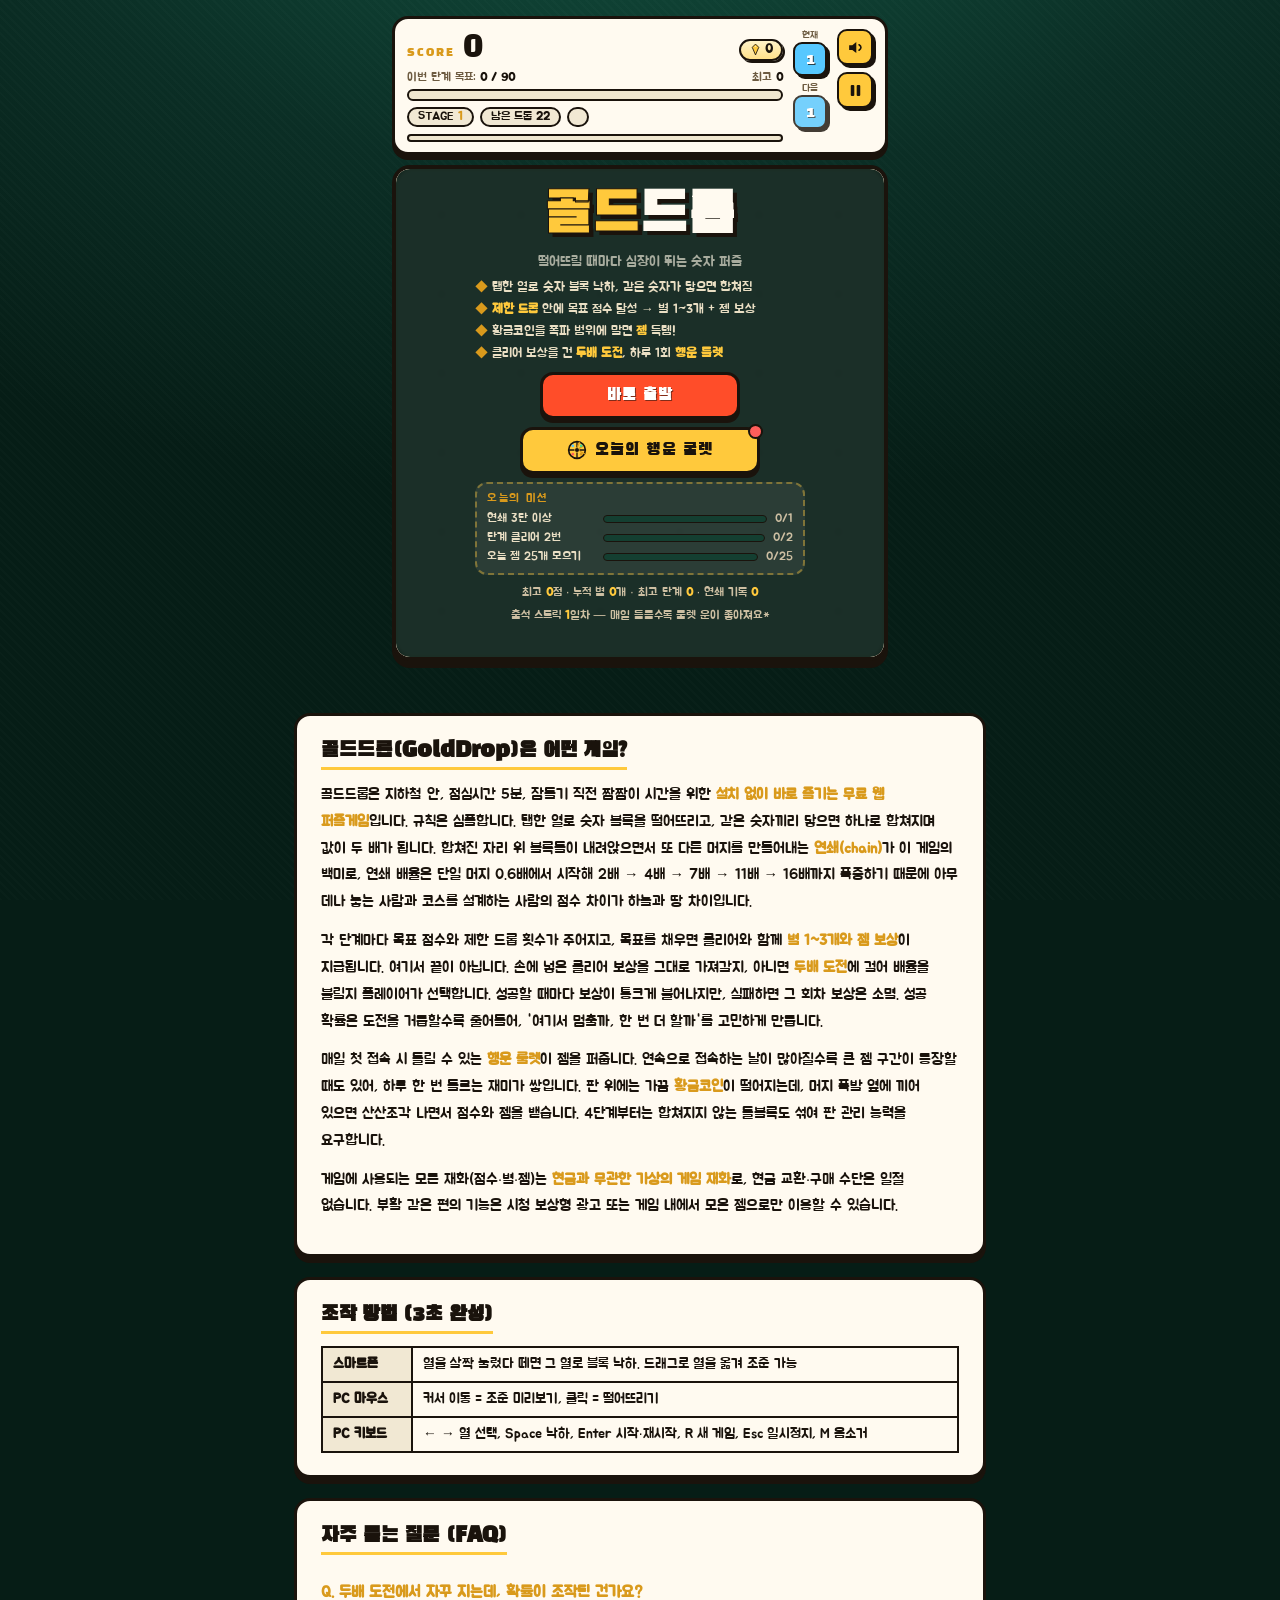
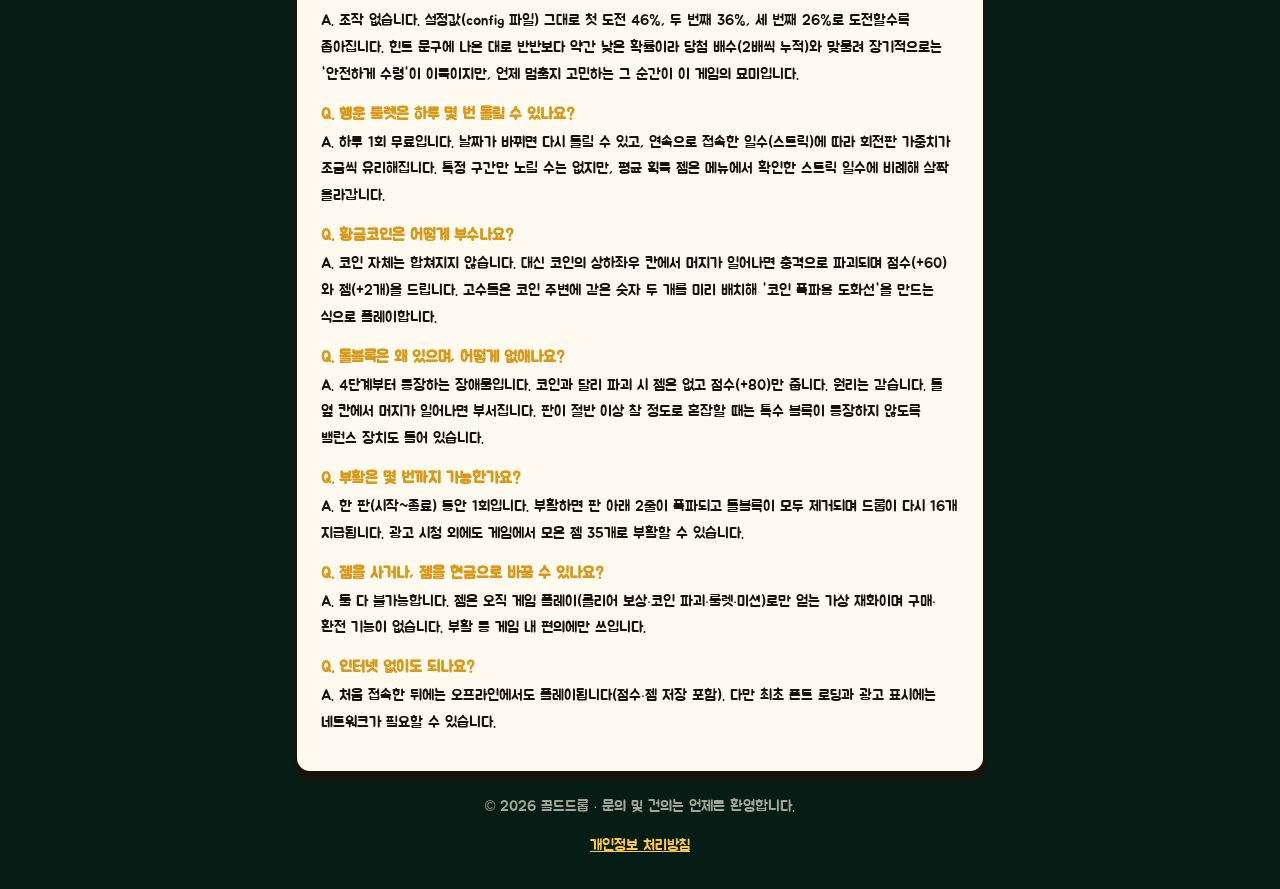
<file: index.html>
<!DOCTYPE html>
<html lang="ko">
<head>
  <meta charset="UTF-8" />
  <meta name="viewport" content="width=device-width, initial-scale=1.0, maximum-scale=1.0, user-scalable=no, viewport-fit=cover" />
  <meta name="theme-color" content="#0b2e25" />
  <meta name="robots" content="index,follow" />

  <!-- ═══ SEO: 검색엔진·애드센스 심사에 중요한 부분입니다 ═══ -->
  <title>골드드롭 | 행운의 숫자 낙하 퍼즐 - 설치 없이 무료 플레이</title>
  <meta name="description" content="블록을 떨어뜨려 연쇄로 터뜨리는 단계 미션 퍼즐! 클리어 보상 두배 도전, 하루 한 번 행운 룰렛, 황금코인 사냥까지. 회원가입·다운로드 없이 브라우저에서 바로 즐기는 무료 웹게임." />
  <meta name="keywords" content="무료게임, 숫자퍼즐, 합치기게임, 미니게임, 킬링타임게임, 웹게임, 공짜게임, 머지게임, 퍼즐게임, 룰렛게임" />

  <!-- 카톡/SNS 공유 시 보이는 미리보기 카드 -->
  <meta property="og:type" content="website" />
  <meta property="og:title" content="골드드롭 - 떨어뜨릴 때마다 심장이 뛰는 숫자 퍼즐" />
  <meta property="og:description" content="떨어뜨리고 · 합치고 · 연쇄폭발! 황금코인을 부수고 보상은 두배 도전으로 불려라." />
  <meta property="og:image" content="./icons/icon-512.png" />
  <meta name="twitter:card" content="summary_large_image" />

  <link rel="icon" type="image/png" href="./icons/favicon.png" />
  <link rel="apple-touch-icon" href="./icons/icon-192.png" />
  <link rel="manifest" href="./manifest.json" />
  <link rel="stylesheet" href="./css/style.css" />

  <!-- 한글 아케이드 폰트 (오프라인 시 기본 서체로 자동 대체됩니다) -->
  <link rel="preconnect" href="https://fonts.googleapis.com" />
  <link rel="preconnect" href="https://fonts.gstatic.com" crossorigin />
  <link href="https://fonts.googleapis.com/css2?family=Black+Han+Sans&family=Jua&display=swap" rel="stylesheet" />

  <meta name="google-adsense-account" content="ca-pub-4578299503262119">
  <script async src="https://pagead2.googlesyndication.com/pagead/js/adsbygoogle.js?client=ca-pub-4578299503262119"
     crossorigin="anonymous"></script>
  
</head>

<body>
  <!-- ───────────────── 상단 배너 광고 자리 ─────────────────
       애드센스 승인 후 [광고 → 단위별 광고 → 디스플레이] 코드를
       아래 div 안(주석 다음 줄)에 그대로 붙여넣으면 됩니다.
       ※ 심사 "전에는 비워두세요". (README.md STEP 4 참고)        -->
  <div class="ad-slot ad-top" aria-label="광고">
    <!-- ▼▼▼ 여기에 상단 광고 단위 코드 붙여넣기 ▼▼▼

         ▲▲▲ 여기까지 ▲▲▲ -->
  </div>

  <main class="game-wrap">
    <!-- ═══ 상단 정보 바 (점수 + 미션 진행바) ═══ -->
    <header class="hud">
      <div class="hud-left">
        <div class="score-main">
          <span class="lbl">SCORE</span><span id="score">0</span>
          <span class="gem-count" title="보유 젬">
            <svg viewBox="0 0 24 24" width="13" height="13" aria-hidden="true"><path d="M12 2l6 6-6 14L6 8z" fill="#ffc93c" stroke="#1a130c" stroke-width="1.6"/><path d="M6 8h12M9.5 5.5L12 8l2.5-2.5" fill="#fff3c9" opacity=".7"/></svg>
            <b id="gemCount">0</b>
          </span>
        </div>
        <div class="mission">
          <div class="mission-head">
            <span>이번 단계 목표: <b id="targetText">0 / 420</b></span>
            <span>최고 <b id="best">0</b></span>
          </div>
          <div class="bar"><div class="bar-fill" id="progressFill"></div></div>
          <div class="pills" style="margin-top:6px;">
            <span class="pill stage">STAGE <b id="stageNum">1</b></span>
            <span class="pill drops">남은 드롭 <b id="dropsLeft">22</b></span>
            <span class="pill fever-pill"><i id="feverTag" hidden>피버!</i></span>
          </div>
        </div>
        <div class="fever-bar" title="피버 게이지"><div id="heatFill"></div></div>
      </div>

      <div class="hud-tiles">
        <div class="chip-wrap"><span class="chip-lbl">현재</span><span class="chip" id="tileCur">1</span></div>
        <div class="chip-wrap"><span class="chip-lbl">다음</span><span class="chip next" id="tileNext">2</span></div>
      </div>

      <nav class="hud-btns">
        <button id="btnSound" aria-label="소리 켜고 끄기">
          <svg viewBox="0 0 24 24" aria-hidden="true">
            <path d="M4 9v6h4l5 4V5L8 9H4z" fill="currentColor"/>
            <path class="snd-wave" d="M16.5 8.5c1.6 1 2.4 2.3 2.4 3.5s-.8 2.5-2.4 3.5" fill="none" stroke="currentColor" stroke-width="2" stroke-linecap="round"/>
            <path class="snd-mute" d="M16.5 9.5l5 5M21.5 9.5l-5 5" fill="none" stroke="currentColor" stroke-width="2.4" stroke-linecap="round" style="display:none"/>
          </svg>
        </button>
        <button id="btnPause" aria-label="일시정지">
          <svg viewBox="0 0 24 24" aria-hidden="true">
            <rect x="6" y="5" width="4.5" height="14" rx="1.4" fill="currentColor"/>
            <rect x="13.5" y="5" width="4.5" height="14" rx="1.4" fill="currentColor"/>
          </svg>
        </button>
      </nav>
    </header>

    <!-- ═══ 게임판 ═══ -->
    <section class="board-area" aria-label="게임 영역">
      <div class="board-frame">
        <canvas id="board"></canvas>

        <!-- 콤보 배너 -->
        <div id="comboBanner" aria-live="polite"></div>

        <!-- 시작 화면 -->
        <div class="overlay show" id="ovMenu">
          <h1 class="logo"><em>골드</em>드롭</h1>
          <p class="tagline">떨어뜨릴 때마다 심장이 뛰는 숫자 퍼즐</p>
          <ul class="rules">
            <li>탭한 열로 숫자 블록 낙하, 같은 숫자가 닿으면 합쳐짐</li>
            <li><b>제한 드롭</b> 안에 목표 점수 달성 → 별 1~3개 + 젬 보상</li>
            <li>황금코인을 폭파 범위에 말면 <b>젬</b> 득템!</li>
            <li>클리어 보상을 건 <b>두배 도전</b>, 하루 1회 <b>행운 룰렛</b></li>
          </ul>
          <button id="btnStart" class="cta hot">바로 출발</button>
          <button id="btnWheelOpen" class="cta wheel-btn">
            <svg viewBox="0 0 24 24" width="20" height="20" aria-hidden="true">
              <circle cx="12" cy="12" r="10" fill="#ffc93c" stroke="#1a130c" stroke-width="2"/>
              <circle cx="12" cy="12" r="2.4" fill="#1a130c"/>
              <path d="M12 2v7M22 12h-7M12 22v-7M2 12h7" stroke="#1a130c" stroke-width="1.6"/>
              <path d="M15 3l-2.2 4.5M19 7.5L15 9.7M21 16.5L16.2 14" stroke="#d99a1c" stroke-width="1.6" stroke-linecap="round"/>
              <circle cx="17" cy="17" r="1.6" fill="#d99a1c"/><circle cx="7" cy="17" r="1.6" fill="#ff5e5b"/>
              <circle cx="7" cy="7" r="1.6" fill="#57c8ff"/><circle cx="17" cy="7" r="1.6" fill="#43d68c"/>
            </svg>
            오늘의 행운 룰렛
            <i class="dot-badge" id="wheelBadge" hidden></i>
          </button>

          <!-- 오늘의 미션 (자동 수령) -->
          <div class="mission-row" id="missionRow">
            <span class="mission-row-title">오늘의 미션</span>
            <div class="mission-chips" id="missionChips"></div>
          </div>

          <p class="mini stats-line">
            최고 <b id="menuBest">0</b>점 · 누적 별 <b id="menuStars">0</b>개 · 최고 단계 <b id="menuStage">0</b> · 연쇄 기록 <b id="menuChain">0</b>
          </p>
          <p class="mini access-note">출석 스트릭 <b id="streakDays">1</b>일차 — 매일 들를수록 룰렛 운이 좋아져요*</p>
        </div>

        <!-- 일시정지 화면 -->
        <div class="overlay" id="ovPause">
          <h2>잠깐 쉬어가기</h2>
          <button id="btnResume" class="cta">계속하기</button>
          <div class="row">
            <button id="btnQuit" class="ghost">새 게임</button>
            <button id="btnMenuPause" class="ghost">메뉴로</button>
          </div>
          <button id="btnSoundP" class="ghost" aria-label="소리 켜고 끄기" style="display:inline-flex;align-items:center;gap:7px;">
            <svg viewBox="0 0 24 24" width="18" height="18" aria-hidden="true">
              <path d="M4 9v6h4l5 4V5L8 9H4z" fill="currentColor"/>
              <path class="snd-wave" d="M16.5 8.5c1.6 1 2.4 2.3 2.4 3.5s-.8 2.5-2.4 3.5" fill="none" stroke="currentColor" stroke-width="2" stroke-linecap="round"/>
              <path class="snd-mute" d="M16.5 9.5l5 5M21.5 9.5l-5 5" fill="none" stroke="currentColor" stroke-width="2.4" stroke-linecap="round" style="display:none"/>
            </svg>
            <span>소리 켜고 끄기</span>
          </button>
        </div>

        <!-- 단계 클리어 화면 (+ 두배 도전) -->
        <div class="overlay" id="ovClear">
          <h2 id="clearTitle">STAGE 1 클리어!</h2>
          <div class="stars-row" aria-hidden="true">
            <svg class="star-big" id="cs1" viewBox="0 0 24 24"><path d="M12 2l2.9 6.2 6.6.8-4.9 4.6 1.3 6.6L12 17l-5.9 3.2 1.3-6.6L2.5 9l6.6-.8z" fill="#ffc93c" stroke="#1a130c" stroke-width="1.6"/></svg>
            <svg class="star-big" id="cs2" viewBox="0 0 24 24"><path d="M12 2l2.9 6.2 6.6.8-4.9 4.6 1.3 6.6L12 17l-5.9 3.2 1.3-6.6L2.5 9l6.6-.8z" fill="#ffc93c" stroke="#1a130c" stroke-width="1.6"/></svg>
            <svg class="star-big" id="cs3" viewBox="0 0 24 24"><path d="M12 2l2.9 6.2 6.6.8-4.9 4.6 1.3 6.6L12 17l-5.9 3.2 1.3-6.6L2.5 9l6.6-.8z" fill="#ffc93c" stroke="#1a130c" stroke-width="1.6"/></svg>
          </div>
          <div class="clear-info">
            <span id="clearBonus">클리어 보상 준비 중...</span><br/>
            <b id="nextTarget"></b>
          </div>

          <!-- ── 두배 도전 패널 ── -->
          <div class="du-panel" id="duPanel">
            <p class="du-q" id="duQuestion">이번 클리어 보상 <b>0젬</b>. 그대로 가져갈까요?</p>
            <div class="du-board-wrap">
              <div class="du-pointer" id="duPointer"></div>
              <div class="du-dial" id="duDial">
                <div class="du-hub"><span id="duHubTxt">?</span></div>
              </div>
            </div>
            <p class="du-result" id="duResult" hidden></p>
            <div class="row" id="duBtns">
              <button id="btnDuSafe" class="cta cool">안전하게 수령</button>
              <button id="btnDuGo" class="cta hot">두배 도전!</button>
            </div>
            <p class="mini" id="duHint">도전 성공 시 보상 2배(기회 3번까지). 실패하면 이번 보상만 사라져요.</p>
          </div>

          <button id="btnNext" class="cta cool">다음 단계</button>
        </div>

        <!-- 게임오버 화면 (+ 보석 상자) -->
        <div class="overlay" id="ovOver">
          <h2>이번 판 종료!</h2>
          <span id="newBestBadge">신기록 달성!</span>
          <p class="over-note" id="overReason"></p>
          <div class="result">
            <div><span class="lbl">이번 점수</span><b id="finalScore">0</b></div>
            <div><span class="lbl">최고 기록</span><b id="finalBest">0</b></div>
            <div><span class="lbl">도달 단계</span><b id="finalStage">1</b></div>
            <div><span class="lbl">최고 연쇄</span><b id="finalChain">0</b></div>
          </div>

          <!-- ── 마감 보석 상자 ── -->
          <div class="chest-zone" id="chestZone">
            <p class="chest-title">마감 선물 — 비밀 상자를 열어보세요</p>
            <div class="chest-cards" id="chestCards">
              <div class="chest-card"><div class="cc-back">?</div><div class="cc-face"></div></div>
              <div class="chest-card"><div class="cc-back">?</div><div class="cc-face"></div></div>
              <div class="chest-card"><div class="cc-back">?</div><div class="cc-face"></div></div>
            </div>
            <p class="chest-result" id="chestResult">&nbsp;</p>
            <button id="btnChestMore" class="cta rewarded" style="display:none;">광고 보고 상자 한 번 더</button>
          </div>

          <button id="btnRevive" class="cta rewarded">광고 보고 무료 부활</button>
          <button id="btnReviveGem" class="cta gem-revive" style="display:none;"></button>
          <button id="btnAgain" class="cta hot">다시 도전</button>
          <div class="row">
            <button id="btnMenuFromOver" class="ghost">메뉴로</button>
          </div>
        </div>
      </div>
    </section>

    <noscript>
      <p style="text-align:center;padding:16px;color:#f4ecdd;">
        이 게임은 JavaScript를 사용합니다. 브라우저 설정에서 JavaScript를 허용해 주세요.
      </p>
    </noscript>
  </main>

  <!-- ───────────────── 하단 배너 광고 자리 ───────────────── -->
  <div class="ad-slot ad-bottom" aria-label="광고">
    <!-- ▼▼▼ 여기에 하단 광고 단위 코드 붙여넣기 ▼▼▼

         ▲▲▲ 여기까지 ▲▲▲ -->
  </div>

  <!-- ╔══════════════════════════════════════════════════╗
       ║ 스폰서 화면 (전면광고가 실제로 들어오는 자리)        ║
       ║ 아래 adRealBox 에 [전면형 디스플레이 광고 단위] 코드를 ║
       ║ 붙여넣으면 실제 광고가 표시됩니다.                    ║
       ╚══════════════════════════════════════════════════╝ -->
  <div class="ad-overlay" id="ovAd" aria-label="광고">
    <div class="ad-panel">
      <div class="ad-tag">AD · SPONSORED</div>
      <div class="ad-body" id="adRealBox">
        <!-- ▼▼▼ 전면형 광고 단위 코드 붙여넣기 ▼▼▼

             ▲▲▲ 여기까지 ▲▲▲ -->
      </div>
      <div class="ad-body" id="adTestPanel" style="display:none;">
        <div class="ad-test-inner">
          <strong>스폰서 화면</strong><br/>
          광고 코드를 넣으면 이 자리에 표시됩니다<br/>
          <small>(설정 방법은 README 문서 참고)</small>
        </div>
      </div>
      <button class="ghost ad-close" disabled>닫기</button>
    </div>
  </div>

  <!-- ╔══════════════════════════════════════════════════╗
       ║ 시청 보상형 광고 오버레이 - 부활/상자 재도전용       ║
       ║ 실서비스: window.MDRewarded 어댑터 또는               ║
       ║ H5 Games Ads 리워드 유닛 연결 (README 참고)          ║
       ╚══════════════════════════════════════════════════╝ -->
  <div class="ad-overlay" id="ovReward" aria-label="광고">
    <div class="ad-panel">
      <div class="ad-tag">AD · REWARDED</div>
      <div class="ad-body" id="adRewardBox">
        <!-- ▼▼▼ 리워드형 광고 단위 코드(H5 Games Ads 등) ▼▼▼

             ▲▲▲ 여기까지 ▲▲▲ -->
        <div class="ad-test-inner" style="border-style:solid;">
          <div class="spin"></div>
          광고 로딩 중...
        </div>
      </div>
      <p class="mini" id="rewardStatus" style="padding:0 14px;">광고를 시청하면 보상을 받습니다.</p>
      <button class="cta rewarded ad-close-btn" id="btnClaimReward" style="display:none;">보상 받기</button>
    </div>
  </div>

  <!-- ═══ 오늘의 행운 룰렛 ═══ -->
  <div class="wheel-overlay" id="ovWheel">
    <div class="wheel-panel">
      <h2 class="wheel-title">오늘의 행운 룰렛</h2>
      <p class="wheel-streak" id="wheelStreak">연속 출석 1일차 · 남은 기회 확인 중...</p>
      <div class="wheel-stage">
        <div class="wheel-pointer-tri" id="wheelTri"></div>
        <canvas id="wheelCanvas" width="300" height="300"></canvas>
        <div class="wheel-center-gem">
          <svg viewBox="0 0 24 24" width="26" height="26"><path d="M12 2l6 6-6 14L6 8z" fill="#ffc93c" stroke="#1a130c" stroke-width="1.8"/></svg>
        </div>
      </div>
      <p class="wheel-result" id="wheelResult">버튼을 누르면 돌아갑니다!</p>
      <button id="btnSpin" class="cta hot">룰렛 돌리기</button>
      <button id="btnWheelClose" class="ghost">닫기</button>
    </div>
  </div>

  <!-- ═══════════════════ SEO용 소개/이용법/FAQ ═══════════════════ -->
  <article class="content">
    <section>
      <h2>골드드롭(GoldDrop)은 어떤 게임?</h2>
      <p>
        골드드롭은 지하철 안, 점심시간 5분, 잠들기 직전 짬짬이 시간을 위한
        <strong>설치 없이 바로 즐기는 무료 웹 퍼즐게임</strong>입니다. 규칙은 심플합니다.
        탭한 열로 숫자 블록을 떨어뜨리고, 같은 숫자끼리 닿으면 하나로 합쳐지며 값이 두 배가 됩니다.
        합쳐진 자리 위 블록들이 내려앉으면서 또 다른 머지를 만들어내는 <strong>연쇄(chain)</strong>가
        이 게임의 백미로, 연쇄 배율은 단일 머지 0.6배에서 시작해 2배 → 4배 → 7배 → 11배 → 16배까지
        폭증하기 때문에 아무 데나 놓는 사람과 코스를 설계하는 사람의 점수 차이가 하늘과 땅 차이입니다.
      </p>
      <p>
        각 단계마다 목표 점수와 제한 드롭 횟수가 주어지고, 목표를 채우면 클리어와 함께
        <strong>별 1~3개와 젬 보상</strong>이 지급됩니다. 여기서 끝이 아닙니다. 손에 넣은 클리어 보상을
        그대로 가져갈지, 아니면 <strong>두배 도전</strong>에 걸어 배율을 불릴지 플레이어가 선택합니다.
        성공할 때마다 보상이 통크게 불어나지만, 실패하면 그 회차 보상은 소멸. 성공 확률은 도전을
        거듭할수록 줄어들어, '여기서 멈출까, 한 번 더 할까'를 고민하게 만듭니다.
      </p>
      <p>
        매일 첫 접속 시 돌릴 수 있는 <strong>행운 룰렛</strong>이 젬을 퍼줍니다. 연속으로 접속하는
        날이 많아질수록 큰 젬 구간이 등장할 때도 있어, 하루 한 번 들르는 재미가 쌓입니다. 판 위에는
        가끔 <strong>황금코인</strong>이 떨어지는데, 머지 폭발 옆에 끼어 있으면 산산조각 나면서 점수와
        젬을 뱉습니다. 4단계부터는 합쳐지지 않는 돌블록도 섞여 판 관리 능력을 요구합니다.
      </p>
      <p>
        게임에 사용되는 모든 재화(점수·별·젬)는 <strong>현금과 무관한 가상의 게임 재화</strong>로,
        현금 교환·구매 수단은 일절 없습니다. 부활 같은 편의 기능은 시청 보상형 광고 또는 게임 내에서
        모은 젬으로만 이용할 수 있습니다.
      </p>
    </section>

    <!-- ── 인아티클 광고 자리 (심사 통과 후 코드 붙여넣기) ──
    <div class="ad-slot ad-inarticle">
      ▼▼▼ 인아티클(기사 내 삽입) 광고 단위 코드 ▼▼▼
    </div>
    -->

    <section>
      <h2>조작 방법 (3초 완성)</h2>
      <table>
        <tr><th>스마트폰</th><td>열을 살짝 눌렀다 떼면 그 열로 블록 낙하. 드래그로 열을 옮겨 조준 가능</td></tr>
        <tr><th>PC 마우스</th><td>커서 이동 = 조준 미리보기, 클릭 = 떨어뜨리기</td></tr>
        <tr><th>PC 키보드</th><td>← → 열 선택, Space 낙하, Enter 시작·재시작, R 새 게임, Esc 일시정지, M 음소거</td></tr>
      </table>
    </section>

    <section>
      <h2>자주 묻는 질문 (FAQ)</h2>
      <h3>Q. 두배 도전에서 자꾸 지는데, 확률이 조작된 건가요?</h3>
      <p>A. 조작 없습니다. 설정값(config 파일) 그대로 첫 도전 46%, 두 번째 36%, 세 번째 26%로
      도전할수록 좁아집니다. 힌트 문구에 나온 대로 반반보다 약간 낮은 확률이라 당첨 배수(2배씩 누적)와
      맞물려 장기적으로는 '안전하게 수령'이 이득이지만, 언제 멈출지 고민하는 그 순간이 이 게임의 묘미입니다.</p>
      <h3>Q. 행운 룰렛은 하루 몇 번 돌릴 수 있나요?</h3>
      <p>A. 하루 1회 무료입니다. 날짜가 바뀌면 다시 돌릴 수 있고, 연속으로 접속한 일수(스트릭)에 따라
      회전판 가중치가 조금씩 유리해집니다. 특정 구간만 노릴 수는 없지만, 평균 획득 젬은 메뉴에서 확인한
      스트릭 일수에 비례해 살짝 올라갑니다.</p>
      <h3>Q. 황금코인은 어떻게 부수나요?</h3>
      <p>A. 코인 자체는 합쳐지지 않습니다. 대신 코인의 상하좌우 칸에서 머지가 일어나면 충격으로 파괴되며
      점수(+60)와 젬(+2개)을 드립니다. 고수들은 코인 주변에 같은 숫자 두 개를 미리 배치해 '코인 폭파용
      도화선'을 만드는 식으로 플레이합니다.</p>
      <h3>Q. 돌블록은 왜 있으며, 어떻게 없애나요?</h3>
      <p>A. 4단계부터 등장하는 장애물입니다. 코인과 달리 파괴 시 젬은 없고 점수(+80)만 줍니다. 원리는
      같습니다. 돌 옆 칸에서 머지가 일어나면 부서집니다. 판이 절반 이상 찰 정도로 혼잡할 때는 특수
      블록이 등장하지 않도록 밸런스 장치도 들어 있습니다.</p>
      <h3>Q. 부활은 몇 번까지 가능한가요?</h3>
      <p>A. 한 판(시작~종료) 동안 1회입니다. 부활하면 판 아래 2줄이 폭파되고 돌블록이 모두 제거되며
      드롭이 다시 16개 지급됩니다. 광고 시청 외에도 게임에서 모은 젬 35개로 부활할 수 있습니다.</p>
      <h3>Q. 젬을 사거나, 젬을 현금으로 바꿀 수 있나요?</h3>
      <p>A. 둘 다 불가능합니다. 젬은 오직 게임 플레이(클리어 보상·코인 파괴·룰렛·미션)로만 얻는 가상
      재화이며 구매·환전 기능이 없습니다. 부활 등 게임 내 편의에만 쓰입니다.</p>
      <h3>Q. 인터넷 없이도 되나요?</h3>
      <p>A. 처음 접속한 뒤에는 오프라인에서도 플레이됩니다(점수·젬 저장 포함). 다만 최초 폰트 로딩과
      광고 표시에는 네트워크가 필요할 수 있습니다.</p>
    </section>

    <footer class="site-footer">
      <p>© 2026 골드드롭 · 문의 및 건의는 언제든 환영합니다.</p>
      <p><a href="./privacy.html">개인정보 처리방침</a></p>
    </footer>
  </article>

  <!-- 게임 유형 정보 (검색엔진 구조화 데이터) -->
  <script type="application/ld+json">
  {
    "@context": "https://schema.org",
    "@type": "VideoGame",
    "name": "골드드롭",
    "description": "블록을 떨어뜨려 합치는 단계 미션 방식 무료 웹 퍼즐 게임",
    "genre": ["Puzzle", "Casual"],
    "gamePlatform": ["Web Browser", "Mobile Browser"],
    "playMode": "SinglePlayer",
    "offers": { "@type": "Offer", "price": "0", "priceCurrency": "KRW" }
  }
  </script>

  <!-- 로딩 순서 중요: config → audio → economy → board → renderer → main -->
  <script src="./js/config.js"></script>
  <script src="./js/audio.js"></script>
  <script src="./js/economy.js"></script>
  <script src="./js/board.js"></script>
  <script src="./js/renderer.js"></script>
  <script src="./js/main.js"></script>
</body>
</html>
</file>
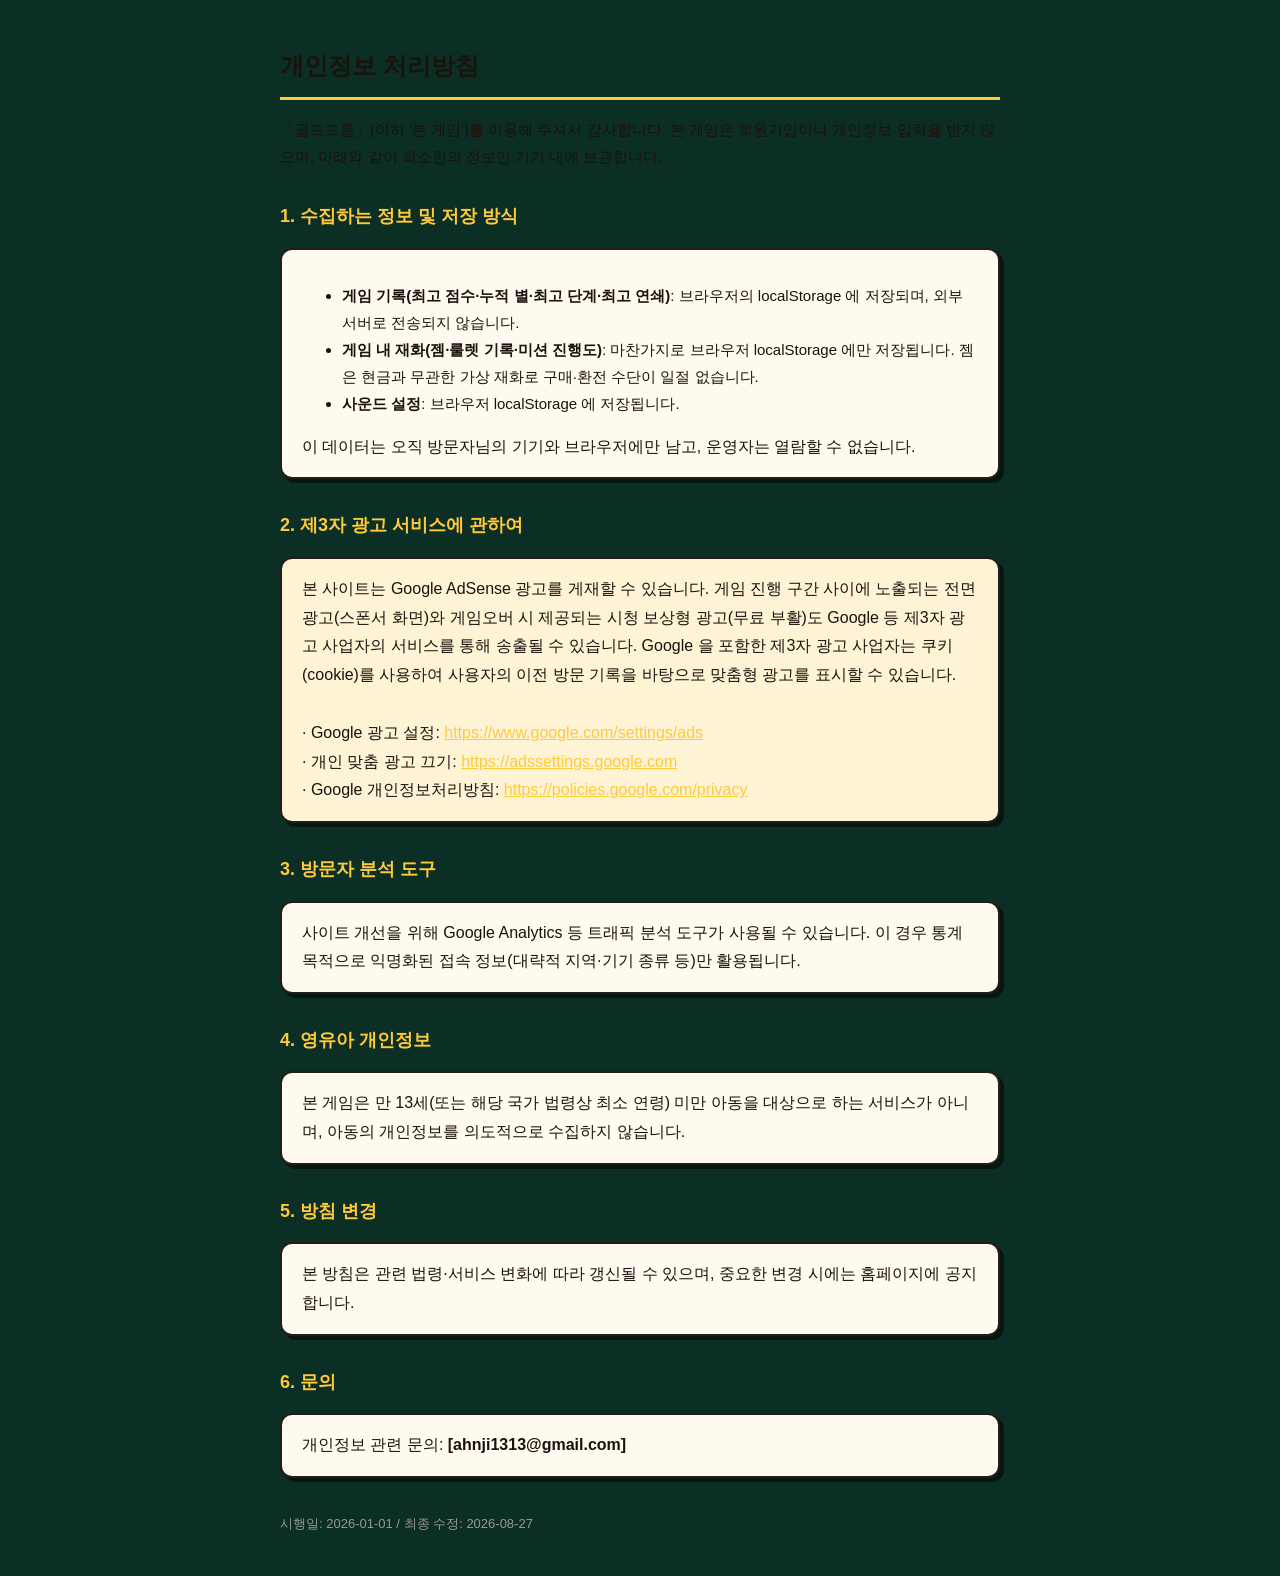
<file: privacy.html>
<!DOCTYPE html>
<html lang="ko">
<head>
  <meta charset="UTF-8" />
  <meta name="viewport" content="width=device-width, initial-scale=1.0" />
  <title>개인정보 처리방침 | 골드드롭</title>
  <style>
    body{font-family:-apple-system,'Malgun Gothic','Apple SD Gothic Neo',sans-serif;color:#f4ecdd;
      max-width:720px;margin:0 auto;padding:28px 20px;line-height:1.8;color:#1a130c;background:#0b2e25}
    h1{font-size:24px;border-bottom:3px solid #ffc93c;padding-bottom:10px}
    h2{font-size:18px;margin-top:30px;color:#ffc93c}
    p,li{font-size:15px}
    .box{background:#fffaf0;color:#1a130c;border:2px solid #251c15;border-radius:12px;padding:16px 20px;margin:14px 0;box-shadow:4px 4px 0 rgba(0,0,0,.5)}
    .warn{background:#fff3d6}
    a{color:#ffc93c}
  </style>
</head>
<body>
  <h1>개인정보 처리방침</h1>
  <p>「골드드롭」(이하 '본 게임')를 이용해 주셔서 감사합니다. 본 게임은 회원가입이나 개인정보 입력을 받지 않으며, 아래와 같이 최소한의 정보만 기기 내에 보관합니다.</p>

  <h2>1. 수집하는 정보 및 저장 방식</h2>
  <div class="box">
    <ul>
      <li><strong>게임 기록(최고 점수·누적 별·최고 단계·최고 연쇄)</strong>: 브라우저의 localStorage 에 저장되며, 외부 서버로 전송되지 않습니다.</li>
      <li><strong>게임 내 재화(젬·룰렛 기록·미션 진행도)</strong>: 마찬가지로 브라우저 localStorage 에만 저장됩니다. 젬은 현금과 무관한 가상 재화로 구매·환전 수단이 일절 없습니다.</li>
      <li><strong>사운드 설정</strong>: 브라우저 localStorage 에 저장됩니다.</li>
    </ul>
    이 데이터는 오직 방문자님의 기기와 브라우저에만 남고, 운영자는 열람할 수 없습니다.
  </div>

  <h2>2. 제3자 광고 서비스에 관하여</h2>
  <div class="box warn">
    본 사이트는 Google AdSense 광고를 게재할 수 있습니다. 게임 진행 구간 사이에 노출되는
    전면광고(스폰서 화면)와 게임오버 시 제공되는 시청 보상형 광고(무료 부활)도
    Google 등 제3자 광고 사업자의 서비스를 통해 송출될 수 있습니다. Google 을 포함한
    제3자 광고 사업자는 쿠키(cookie)를 사용하여 사용자의 이전 방문 기록을 바탕으로
    맞춤형 광고를 표시할 수 있습니다.<br /><br />
    · Google 광고 설정: <a href="https://www.google.com/settings/ads" rel="noopener nofollow">https://www.google.com/settings/ads</a><br />
    · 개인 맞춤 광고 끄기: <a href="https://adssettings.google.com" rel="noopener nofollow">https://adssettings.google.com</a><br />
    · Google 개인정보처리방침: <a href="https://policies.google.com/privacy?hl=ko" rel="noopener nofollow">https://policies.google.com/privacy</a>
  </div>

  <h2>3. 방문자 분석 도구</h2>
  <div class="box">
    사이트 개선을 위해 Google Analytics 등 트래픽 분석 도구가 사용될 수 있습니다. 이 경우 통계 목적으로
    익명화된 접속 정보(대략적 지역·기기 종류 등)만 활용됩니다.
  </div>

  <h2>4. 영유아 개인정보</h2>
  <div class="box">본 게임은 만 13세(또는 해당 국가 법령상 최소 연령) 미만 아동을 대상으로 하는 서비스가 아니며, 아동의 개인정보를 의도적으로 수집하지 않습니다.</div>

  <h2>5. 방침 변경</h2>
  <div class="box">본 방침은 관련 법령·서비스 변화에 따라 갱신될 수 있으며, 중요한 변경 시에는 홈페이지에 공지합니다.</div>

  <h2>6. 문의</h2>
  <div class="box">개인정보 관련 문의: <strong>[ahnji1313@gmail.com]</strong></div>

  <p style="margin-top:34px;color:#999;font-size:13px;">시행일: 2026-01-01 / 최종 수정: 2026-08-27</p>
</body>
</html>
</file>
<file: css/style.css>
/* ════════════════════════════════════════════════════════════════════
   골드드롭 스타일시트 - "펠트 & 골드" 테마
   ──────────────────────────────────────────────────────────────────
   짙은 녹색 펠트 무대 위에서 금화·젬이 반짝이는 분위기.
   블록은 크림 판 + 먹 잉크 + 하드 섀도우로 각인 느낌을 유지합니다.
   ════════════════════════════════════════════════════════════════════ */

:root {
  --felt:      #0b2e25;
  --felt-hi:   #135442;
  --paper:     #fffaf0;
  --ink:       #1a130c;
  --gold:      #ffc93c;
  --gold-deep: #d99a1c;
  --coral:     #ff4d29;
  --red:       #ff5e5b;
  --mint:      #43d68c;
  --sky:       #57c8ff;
  --violet:    #c86bff;
  --cream-dim: rgba(255,248,230,0.62);
}

* { margin: 0; padding: 0; box-sizing: border-box; }

html { -webkit-text-size-adjust: 100%; }

body {
  font-family: 'Jua', 'Malgun Gothic', sans-serif;
  color: var(--paper);
  background:
    radial-gradient(1200px 700px at 50% -8%, var(--felt-hi) 0%, var(--felt) 55%, #061d16 100%);
  min-height: 100vh;
  overflow-x: hidden;
  /* 펠트 천 직조 감성의 미세 줄무늬 */
  position: relative;
}
body::before {
  content: '';
  position: fixed; inset: 0;
  background: repeating-linear-gradient(45deg,
    rgba(255,255,255,0.014) 0 2px, transparent 2px 6px);
  pointer-events: none;
  z-index: 0;
}

/* ─── 광고 자리 공통 ─────────────────────────────── */
.ad-slot {
  display: flex; justify-content: center; align-items: center;
  min-height: 0; width: 100%;
  overflow: hidden;
}
.ad-top    { padding: 6px 8px 0; }
.ad-bottom { padding: 10px 8px 12px; }

/* ─── 게임 본체 ──────────────────────────────────── */
.game-wrap {
  position: relative; z-index: 1;
  max-width: 480px;
  margin: 0 auto;
  padding: 10px 12px 4px;
}

/* ═══ 상단 정보 바(HUD) ═══ */
.hud {
  display: flex; align-items: flex-start; gap: 10px;
  background: var(--paper);
  border: 3px solid var(--ink);
  border-radius: 16px;
  box-shadow: 0 5px 0 var(--ink);
  padding: 10px 12px;
  margin-bottom: 10px;
  color: var(--ink);
}
.hud-left { flex: 1 1 auto; min-width: 0; }

.score-main {
  display: flex; align-items: baseline; gap: 8px;
  font-family: 'Black Han Sans', sans-serif;
}
.score-main .lbl {
  font-size: 11px; letter-spacing: 2px; color: var(--gold-deep);
}
.score-main > span:nth-child(2) {
  font-size: 30px; line-height: 1;
}
.gem-count {
  display: inline-flex; align-items: center; gap: 3px;
  font-size: 13px; font-weight: normal; font-family: 'Jua';
  background: linear-gradient(180deg, #fff3c9, #ffe08a);
  border: 2px solid var(--ink); border-radius: 999px;
  padding: 1px 8px; box-shadow: 2px 2px 0 var(--ink);
  margin-left: auto;
}
.gem-count b { color: var(--ink); }

.mission { margin-top: 7px; }
.mission-head {
  display: flex; justify-content: space-between;
  font-size: 12px; color: #6d5b41;
}
.mission-head b { color: var(--ink); }
.bar {
  height: 12px; border: 2px solid var(--ink); border-radius: 999px;
  background: #efe6cf; overflow: hidden; margin-top: 4px;
}
.bar-fill {
  height: 100%; width: 0%;
  background: repeating-linear-gradient(-55deg,
    var(--gold) 0 8px, #ffd76a 8px 16px);
  transition: width 0.18s ease-out;
}
.bar-fill.full {
  animation: barDance 0.55s infinite alternate;
}
@keyframes barDance {
  from { filter: brightness(1);   }
  to   { filter: brightness(1.28); }
}
/* 목표 임박 신호 (JS가 near 클래스를 붙임) */
.bar.near { box-shadow: 0 0 0 2px rgba(217,154,28,0.35); }

.pills { display: flex; gap: 6px; flex-wrap: wrap; }
.pill {
  font-size: 11.5px;
  background: #f1e8d3; border: 2px solid var(--ink); border-radius: 999px;
  padding: 1px 9px; white-space: nowrap;
}
.pill.stage b { color: var(--gold-deep); }
.pill.drops.danger {
  background: var(--red); color: #fff;
  animation: pillThrob 0.7s infinite;
}
@keyframes pillThrob {
  0%, 100% { transform: scale(1); }
  50%      { transform: scale(1.07); }
}
.fever-pill i {
  font-style: normal; color: var(--coral);
  animation: pillThrob 0.5s infinite;
}

.fever-bar {
  height: 8px; margin-top: 7px;
  border: 2px solid var(--ink); border-radius: 999px;
  background: #efe6cf; overflow: hidden;
}
#heatFill {
  height: 100%; width: 0%;
  background: linear-gradient(90deg, var(--gold-deep), var(--coral));
  transition: width 0.15s linear;
}
#heatFill.fever {
  background: repeating-linear-gradient(-55deg,
    var(--coral) 0 6px, var(--gold) 6px 12px);
}

.hud-tiles { display: flex; flex-direction: column; gap: 6px; align-items: center; }
.chip-wrap { text-align: center; }
.chip-lbl { display: block; font-size: 10px; color: #6d5b41; }
.chip {
  display: inline-flex; align-items: center; justify-content: center;
  min-width: 34px; height: 34px; padding: 0 5px;
  font-family: 'Black Han Sans'; font-size: 15px; color: #fff;
  border: 2.5px solid var(--ink); border-radius: 9px;
  box-shadow: 3px 3px 0 var(--ink);
  text-shadow: 1px 1px 0 rgba(26,19,12,0.75);
}
.chip.next { opacity: 0.82; }

.hud-btns { display: flex; flex-direction: column; gap: 7px; }
.hud-btns button {
  width: 36px; height: 36px;
  background: var(--gold); border: 2.5px solid var(--ink); border-radius: 10px;
  box-shadow: 3px 3px 0 var(--ink);
  cursor: pointer; color: var(--ink);
  display: flex; align-items: center; justify-content: center;
  transition: transform 0.06s;
}
.hud-btns button:active { transform: translate(2px,2px); box-shadow: 1px 1px 0 var(--ink); }
.hud-btns svg { width: 19px; height: 19px; }
.hud-btns button.off .snd-wave { display: none !important; }
.hud-btns button.off .snd-mute { display: block !important; }

/* ═══ 게임판 ═══ */
.board-area { position: relative; }
.board-frame {
  position: relative;
  width: 100%;
  aspect-ratio: 1 / 1;
  background: var(--paper);
  border: 4px solid var(--ink);
  border-radius: 18px;
  box-shadow: 0 7px 0 var(--ink), inset 0 0 0 2px rgba(217,154,28,0.25);
  overflow: hidden;
}
#board { position: absolute; inset: 0; width: 100%; height: 100%; touch-action: none; }

/* 콤보 배너 */
#comboBanner {
  position: absolute; left: 50%; top: 16%;
  transform: translateX(-50%) scale(0.8);
  font-family: 'Black Han Sans'; font-size: 26px; color: #fff;
  -webkit-text-stroke: 1.5px var(--ink);
  text-shadow: 3px 3px 0 var(--ink);
  pointer-events: none; opacity: 0;
  white-space: nowrap; z-index: 5;
}
#comboBanner.pop {
  animation: bannerPop 0.85s cubic-bezier(0.2, 1.6, 0.4, 1) forwards;
}
@keyframes bannerPop {
  0%   { opacity: 0; transform: translateX(-50%) scale(0.5) rotate(-4deg); }
  22%  { opacity: 1; transform: translateX(-50%) scale(1.12) rotate(2deg); }
  70%  { opacity: 1; transform: translateX(-50%) scale(1); rotate(0deg); }
  100% { opacity: 0; transform: translateX(-50%) scale(0.96); }
}

/* ═══ 오버레이 공통 ═══ */
.overlay {
  position: absolute; inset: 0; z-index: 10;
  display: flex; flex-direction: column;
  align-items: center; justify-content: flex-start;
  gap: 8px;
  padding: 20px 14px 14px;
  background: rgba(10, 32, 25, 0.93);
  backdrop-filter: blur(2px);
  opacity: 0; visibility: hidden; transition: opacity 0.2s;
  overflow-y: auto;
}
.overlay.show { opacity: 1; visibility: visible; }

.overlay h2 {
  font-family: 'Black Han Sans'; font-size: 27px; color: var(--gold);
  text-shadow: 2.5px 2.5px 0 var(--ink); letter-spacing: 1px;
}

/* 시작 화면 전용 */
.logo {
  font-family: 'Black Han Sans'; font-size: 46px; line-height: 1;
  color: var(--paper);
  text-shadow: 4px 4px 0 var(--ink);
  letter-spacing: 1px;
}
.logo em {
  font-style: normal; color: var(--gold);
  -webkit-text-stroke: 1px var(--ink);
}
.tagline { font-size: 14px; color: var(--cream-dim); }

.rules {
  list-style: none; width: 100%; max-width: 330px;
  display: flex; flex-direction: column; gap: 4px;
  font-size: 12.8px; line-height: 1.42; color: #eadfc4;
}
.rules li::before { content: '◆ '; color: var(--gold-deep); }
.rules b { color: var(--gold); }

.stats-line { margin-top: 2px; }
.access-note { color: rgba(234,223,196,0.66); font-size: 11.5px; }
.access-note b { color: var(--gold); }

.mini { font-size: 12px; color: #cdbfa2; }
.mini b { color: var(--gold); }

/* ═══ 버튼 계열 ═══ */
.cta {
  font-family: 'Black Han Sans'; font-size: 17px; letter-spacing: 1px;
  color: var(--ink);
  background: var(--gold);
  border: 3px solid var(--ink); border-radius: 13px;
  box-shadow: 0 4px 0 var(--ink);
  padding: 10px 26px; cursor: pointer;
  display: inline-flex; align-items: center; justify-content: center; gap: 8px;
  transition: transform 0.06s, box-shadow 0.06s;
  position: relative;
  min-width: 200px;
}
.cta:active { transform: translateY(3px); box-shadow: 0 1px 0 var(--ink); }
.cta.hot {
  background: var(--coral); color: #fff;
  text-shadow: 1px 1px 0 rgba(26,19,12,0.55);
  animation: hotBreath 1.6s ease-in-out infinite;
}
@keyframes hotBreath {
  0%, 100% { box-shadow: 0 4px 0 var(--ink), 0 0 0 0 rgba(255,77,41,0.45); }
  50%      { box-shadow: 0 4px 0 var(--ink), 0 0 0 7px rgba(255,77,41,0); }
}
.cta.cool { background: var(--mint); }
.cta.rewarded {
  background: linear-gradient(180deg, #ffd75e, var(--gold-deep));
}
.cta.gem-revive { background: linear-gradient(180deg,#fff3c9,#ffe08a); }
.wheel-btn { min-width: 240px; }
.dot-badge {
  position: absolute; top: -6px; right: -6px;
  width: 15px; height: 15px; border-radius: 50%;
  background: var(--red); border: 2.5px solid var(--ink);
  animation: pillThrob 0.9s infinite;
}

.ghost {
  font-family: 'Jua'; font-size: 14px;
  color: var(--cream-dim); background: transparent;
  border: 2px solid rgba(255,248,230,0.4); border-radius: 10px;
  padding: 7px 18px; cursor: pointer;
}
.ghost:hover { background: rgba(255,255,255,0.08); color: var(--paper); }

.row { display: flex; gap: 10px; justify-content: center; flex-wrap: wrap; }

/* 오버레이 안 배지 */
#newBestBadge {
  display: none;
  font-family: 'Black Han Sans'; font-size: 14px; color: var(--ink);
  background: var(--gold); border: 2.5px solid var(--ink);
  border-radius: 999px; padding: 3px 14px;
  box-shadow: 2.5px 2.5px 0 var(--ink);
  transform: rotate(-2deg);
}
#btnRevive[style*="display:none"] + #btnReviveGem { margin-top: 4px; }

.result {
  display: grid; grid-template-columns: 1fr 1fr; gap: 6px 14px;
  background: rgba(255,250,240,0.07);
  border: 2px solid rgba(255,248,230,0.25);
  border-radius: 12px; padding: 10px 16px;
  text-align: center; width: 100%; max-width: 300px;
}
.result .lbl { display: block; font-size: 11px; color: #bdb093; }
.result b { font-family: 'Black Han Sans'; font-size: 21px; color: var(--paper); }
.over-note { font-size: 13.5px; color: var(--red); }

/* 클리어 화면 */
.stars-row { display: flex; gap: 10px; }
.star-big {
  width: 52px; height: 52px;
  filter: grayscale(1) brightness(0.5);
  transform: scale(0.7);
  transition: all 0.25s cubic-bezier(0.2, 1.8, 0.4, 1);
}
.star-big.lit {
  filter: none;
  transform: scale(1) rotate(-6deg);
}
.clear-info { text-align: center; font-size: 13px; color: #cdbfa2; }
.clear-info b { color: var(--gold); }

/* ═══ 두배 도전 패널 ═══ */
.du-panel {
  width: 100%; max-width: 320px;
  background: rgba(255,250,240,0.06);
  border: 2px dashed rgba(255,201,60,0.5);
  border-radius: 14px;
  padding: 10px 12px 12px;
  display: flex; flex-direction: column; align-items: center; gap: 8px;
}
.du-q { font-size: 13px; color: #eadfc4; text-align: center; }
.du-q b { color: var(--gold); font-family: 'Black Han Sans'; letter-spacing: 0.5px; }

.du-board-wrap { position: relative; width: 148px; height: 148px; }
.du-pointer {
  position: absolute; left: 50%; top: -9px;
  width: 0; height: 0;
  border-left: 11px solid transparent;
  border-right: 11px solid transparent;
  border-top: 20px solid var(--coral);
  transform: translateX(-50%);
  filter: drop-shadow(1.5px 2.5px 0 var(--ink));
  z-index: 3;
}
.du-dial {
  position: absolute; inset: 0;
  border-radius: 50%;
  border: 4px solid var(--ink);
  box-shadow: 0 4px 0 var(--ink), inset 0 0 0 3px rgba(255,255,255,0.14);
  /* 당첨 구간 색상은 JS가 conic-gradient 로 지정 */
}
.du-hub {
  position: absolute; left: 50%; top: 50%;
  transform: translate(-50%, -50%);
  width: 46px; height: 46px; border-radius: 50%;
  background: var(--paper); border: 3.5px solid var(--ink);
  display: flex; align-items: center; justify-content: center;
  z-index: 2;
}
.du-hub span {
  font-family: 'Black Han Sans'; font-size: 21px; color: var(--ink);
}
.du-result {
  font-family: 'Black Han Sans'; font-size: 19px; text-align: center;
  letter-spacing: 0.5px;
}
.du-result.win  { color: var(--gold); text-shadow: 2px 2px 0 var(--ink); }
.du-result.lose { color: var(--red);  text-shadow: 2px 2px 0 var(--ink); }
.du-hint, #duHint { font-size: 11px; color: rgba(205,191,162,0.75); text-align: center; }

/* 다이얼 회전 중 아깝다 섬광 */
.du-board-wrap.tease { animation: teaseShake 0.5s; }
@keyframes teaseShake {
  0%,100% { transform: rotate(0); }
  25%     { transform: rotate(-3deg); }
  60%     { transform: rotate(3deg); }
}

/* ═══ 보석 상자 카드 플립 ═══ */
.chest-zone {
  width: 100%; max-width: 320px;
  background: rgba(255,250,240,0.06);
  border: 2px dashed rgba(200,107,255,0.45);
  border-radius: 14px;
  padding: 10px 12px 12px;
  display: flex; flex-direction: column; align-items: center; gap: 8px;
}
.chest-title { font-size: 13px; color: #eadfc4; }
.chest-cards { display: flex; gap: 10px; }
.chest-card {
  width: 74px; height: 96px;
  perspective: 500px;
  cursor: default;
}
.cc-back, .cc-face {
  position: absolute; inset: 0;
  backface-visibility: hidden;
  -webkit-backface-visibility: hidden;
  border-radius: 10px;
  display: flex; align-items: center; justify-content: center;
  transition: transform 0.42s cubic-bezier(0.3, 1.4, 0.5, 1);
}
.chest-card { position: relative; }
.cc-back {
  background:
    repeating-linear-gradient(-45deg, #114a3a 0 7px, #0e3d30 7px 14px);
  border: 3px solid var(--ink);
  box-shadow: 0 3.5px 0 var(--ink);
  color: var(--gold);
  font-family: 'Black Han Sans'; font-size: 30px;
}
.chest-card.open .cc-back { transform: rotateY(180deg); }
.cc-face {
  transform: rotateY(180deg);
  border: 3px solid var(--ink);
  box-shadow: 0 3.5px 0 var(--ink);
  flex-direction: column; gap: 2px;
  color: var(--ink);
  background: #efe6cf;
}
.cc-face .cc-rank {
  font-family: 'Black Han Sans'; font-size: 15px; letter-spacing: 0;
}
.cc-face .cc-gem {
  font-family: 'Black Han Sans'; font-size: 17px;
}
.chest-card.open .cc-face { transform: rotateY(0deg); }
.chest-result { font-size: 13.5px; color: var(--gold); min-height: 19px; text-align:center; }

/* 희귀 이상 공개 시 상자 테두리 반응 */
.chest-zone.glow {
  border-color: var(--gold);
  animation: chestGlow 0.9s ease-in-out 2;
}
@keyframes chestGlow {
  0%,100% { box-shadow: 0 0 0 0 rgba(255,201,60,0); }
  50%     { box-shadow: 0 0 18px 4px rgba(255,201,60,0.45); }
}

/* ═══ 행운 룰렛 오버레이 ═══ */
.wheel-overlay {
  position: fixed; inset: 0; z-index: 60;
  background: rgba(6, 24, 19, 0.88);
  display: flex; align-items: center; justify-content: center;
  opacity: 0; visibility: hidden; transition: opacity 0.22s;
  padding: 16px;
}
.wheel-overlay.show { opacity: 1; visibility: visible; }
.wheel-panel {
  width: 100%; max-width: 360px;
  background:
    radial-gradient(140% 100% at 50% 0%, #14543f 0%, #0c3328 70%);
  border: 4px solid var(--ink);
  outline: 3px solid rgba(255,201,60,0.65);
  outline-offset: 2px;
  border-radius: 20px;
  box-shadow: 0 9px 0 var(--ink);
  padding: 18px 16px 20px;
  display: flex; flex-direction: column; align-items: center; gap: 10px;
}
.wheel-title {
  font-family: 'Black Han Sans'; font-size: 24px; color: var(--gold);
  text-shadow: 2.5px 2.5px 0 var(--ink);
}
.wheel-streak { font-size: 12.5px; color: #eadfc4; }
.wheel-streak b { color: var(--gold); }

.wheel-stage { position: relative; width: 260px; height: 260px; }
#wheelCanvas {
  width: 100%; height: 100%;
  border-radius: 50%;
  border: 4px solid var(--ink);
  box-shadow: 0 6px 0 var(--ink), inset 0 0 0 3px rgba(255,255,255,0.12);
  background: #fffaf0;
}
.wheel-pointer-tri {
  position: absolute; left: 50%; top: -12px;
  width: 0; height: 0; z-index: 3;
  border-left: 13px solid transparent;
  border-right: 13px solid transparent;
  border-top: 24px solid var(--coral);
  transform: translateX(-50%);
  filter: drop-shadow(1.5px 2.5px 0 var(--ink));
}
.wheel-center-gem {
  position: absolute; left: 50%; top: 50%;
  transform: translate(-50%, -50%);
  width: 52px; height: 52px; border-radius: 50%;
  background: var(--paper); border: 3.5px solid var(--ink);
  display: flex; align-items: center; justify-content: center;
  z-index: 2;
  box-shadow: 0 3px 0 var(--ink);
}
.wheel-result {
  min-height: 22px;
  font-family: 'Black Han Sans'; font-size: 20px; color: var(--paper);
  text-align: center;
}
.wheel-result.win { color: var(--gold); text-shadow: 2px 2px 0 var(--ink); }

#btnSpin:disabled { filter: grayscale(0.7); opacity: 0.7; cursor: not-allowed; animation: none; }

/* ═══ 광고 오버레이 ═══ */
.ad-overlay {
  position: fixed; inset: 0; z-index: 70;
  background: rgba(4, 16, 12, 0.92);
  display: none; align-items: center; justify-content: center;
  padding: 18px;
}
.ad-overlay.show { display: flex; }
.ad-panel {
  width: 100%; max-width: 380px; max-height: 86vh;
  background: var(--paper); color: var(--ink);
  border: 4px solid var(--ink); border-radius: 16px;
  box-shadow: 0 8px 0 var(--ink);
  display: flex; flex-direction: column; align-items: center; gap: 10px;
  padding: 14px; overflow-y: auto;
}
.ad-tag {
  font-size: 10px; letter-spacing: 2.5px; font-weight: bold;
  color: #fff; background: var(--ink);
  padding: 3px 12px; border-radius: 999px;
  align-self: flex-start;
}
.ad-body {
  width: 100%; min-height: 190px;
  border: 2.5px dashed rgba(26,19,12,0.4); border-radius: 10px;
  display: flex; align-items: center; justify-content: center;
  overflow: hidden;
}
.ad-test-inner { text-align: center; font-size: 14px; color: #6d5b41; line-height: 1.7; }
.ad-close {
  min-width: 150px;
}
.ad-close:disabled { opacity: 0.5; cursor: wait; }
.spin {
  width: 34px; height: 34px;
  border: 4px solid rgba(26,19,12,0.2); border-top-color: var(--ink);
  border-radius: 50%;
  animation: spinAnim 0.8s linear infinite;
  margin: 0 auto 8px;
}
@keyframes spinAnim { to { transform: rotate(360deg); } }

/* ═══ 미션 칩 (메뉴) ═══ */
.mission-row {
  width: 100%; max-width: 330px;
  background: rgba(255,250,240,0.07);
  border: 2px dashed rgba(255,201,60,0.4);
  border-radius: 12px; padding: 8px 10px 9px;
  display: flex; flex-direction: column; gap: 6px;
}
.mission-row-title {
  font-size: 11.5px; letter-spacing: 1.5px; color: var(--gold-deep);
}
.mission-chips { display: flex; flex-direction: column; gap: 5px; }
.mchip { display: flex; align-items: center; gap: 8px; font-size: 11.8px; color: #eadfc4; }
.mchip-name { flex: 0 0 auto; min-width: 108px; }
.mchip-bar {
  flex: 1 1 auto; height: 8px;
  background: #143f31; border: 1.5px solid var(--ink); border-radius: 999px;
  overflow: hidden;
}
.mchip-fill { height: 100%; width: 0%; background: var(--gold-deep); transition: width 0.3s; }
.mchip.done .mchip-fill { background: var(--gold); }
.mchip-val { flex: 0 0 auto; color: #cdbfa2; }
.mchip.done .mchip-val { color: var(--gold); font-weight: bold; }

/* ═══ SEO 아티클 (애드센스 심사용 본문) ═══ */
.content {
  position: relative; z-index: 1;
  max-width: 720px; margin: 26px auto 30px;
  padding: 0 14px;
}
.content section {
  background: var(--paper); color: var(--ink);
  border: 3px solid var(--ink); border-radius: 16px;
  box-shadow: 0 6px 0 var(--ink);
  padding: 22px 24px; margin-bottom: 20px;
}
.content h2 {
  font-family: 'Black Han Sans'; font-size: 21px; margin-bottom: 12px;
  color: var(--ink);
  border-bottom: 3px solid var(--gold); display: inline-block;
  padding-bottom: 3px;
}
.content h3 { font-size: 15.5px; margin: 16px 0 6px; color: var(--gold-deep); }
.content p { font-size: 14.5px; line-height: 1.85; margin-bottom: 12px; word-break: keep-all; }
.content strong { color: var(--gold-deep); }
.content table {
  width: 100%; border-collapse: collapse; font-size: 13.8px;
}
.content th, .content td {
  border: 2px solid var(--ink); padding: 8px 10px; text-align: left;
}
.content th { background: #f1e8d3; white-space: nowrap; }
.ad-inarticle { margin: 14px 0; min-height: 90px; }

.site-footer { text-align: center; font-size: 12.5px; color: var(--cream-dim); line-height: 1.9; }
.site-footer a { color: var(--gold); }

/* 피버 중 배경 펄스 */
body.fever-on::after {
  content: '';
  position: fixed; inset: 0; pointer-events: none; z-index: 2;
  background: radial-gradient(closest-side at 50% 50%,
    transparent 62%, rgba(255,150,30,0.16));
  animation: feverPulse 0.9s ease-in-out infinite alternate;
}
@keyframes feverPulse { from { opacity: 0.5; } to { opacity: 1; } }

/* ═══ 반응형 ═══ */
@media (min-width: 520px) {
  .game-wrap { max-width: 520px; }
  .logo { font-size: 56px; }
  .score-main > span:nth-child(2) { font-size: 34px; }
}
@media (max-width: 359px) {
  .score-main > span:nth-child(2) { font-size: 24px; }
  .cta { min-width: 170px; padding: 9px 18px; font-size: 15px; }
  .wheel-stage { width: 220px; height: 220px; }
}
</file>
